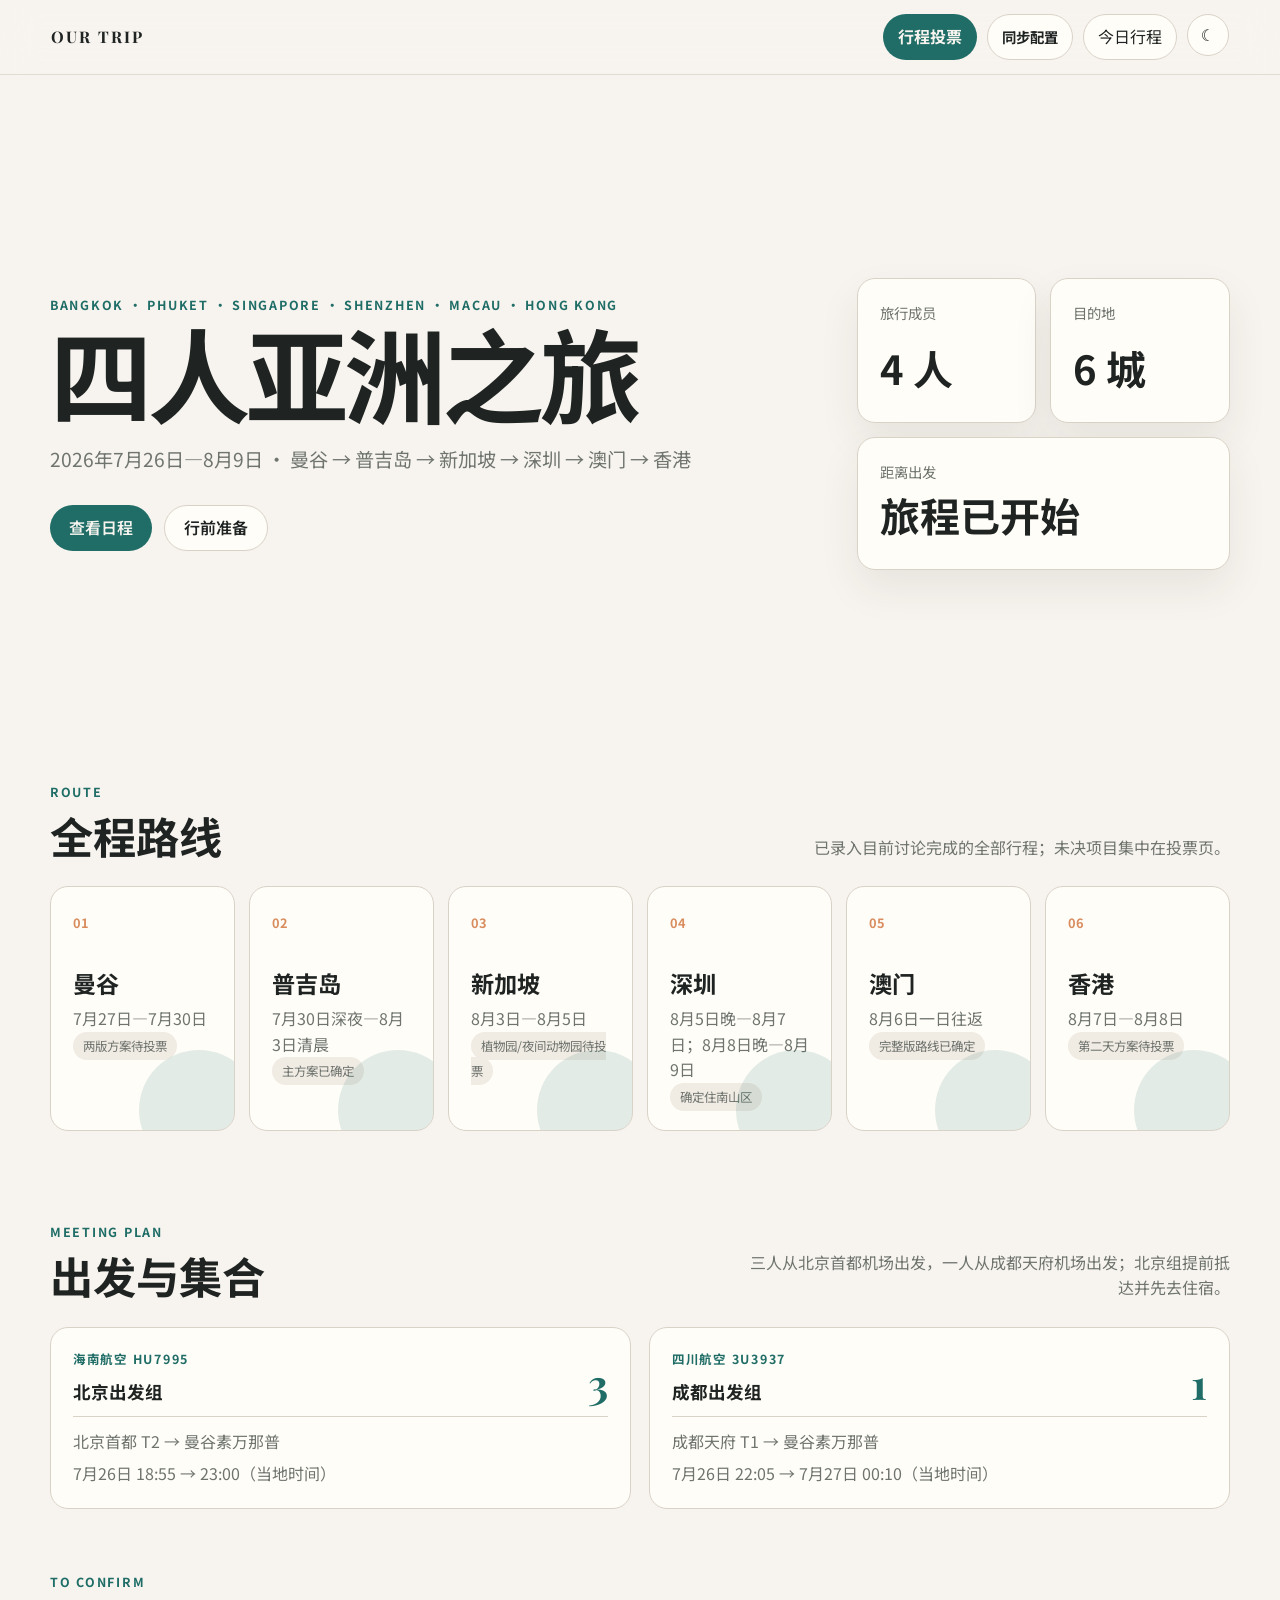
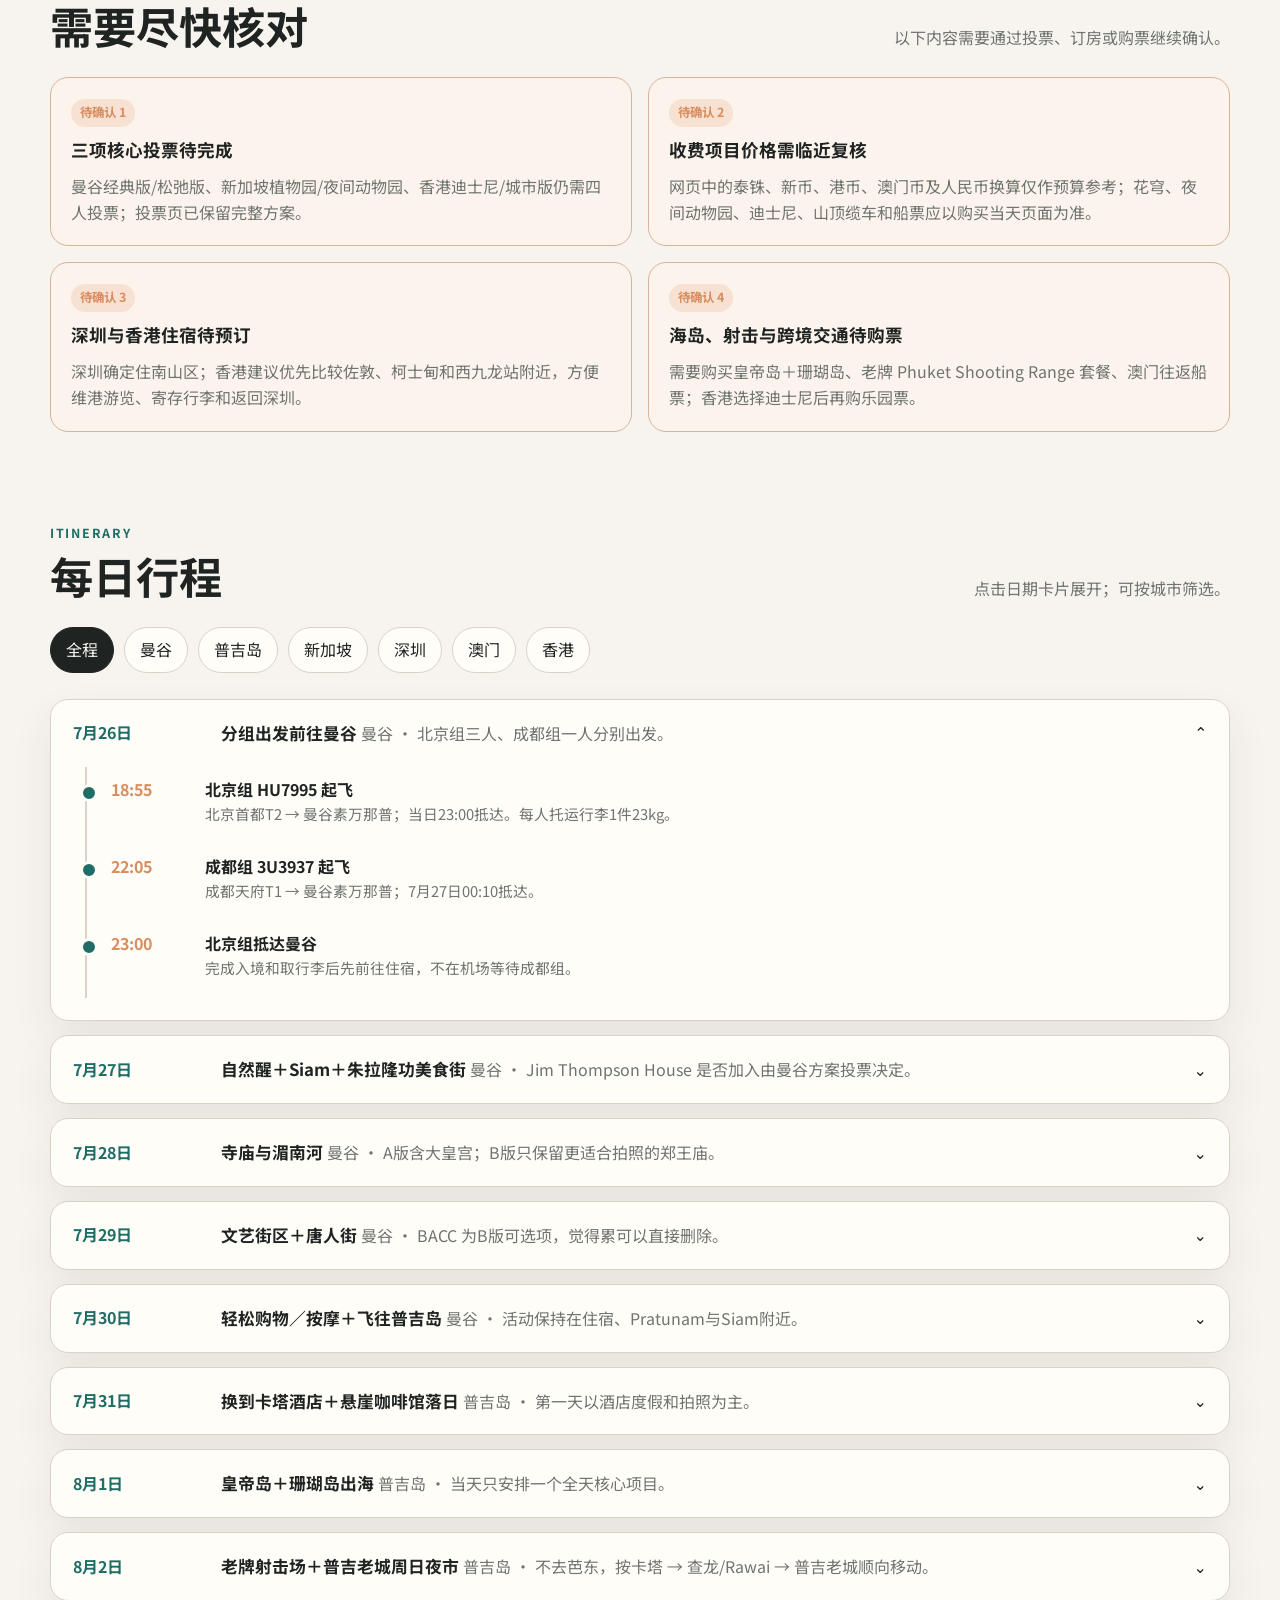
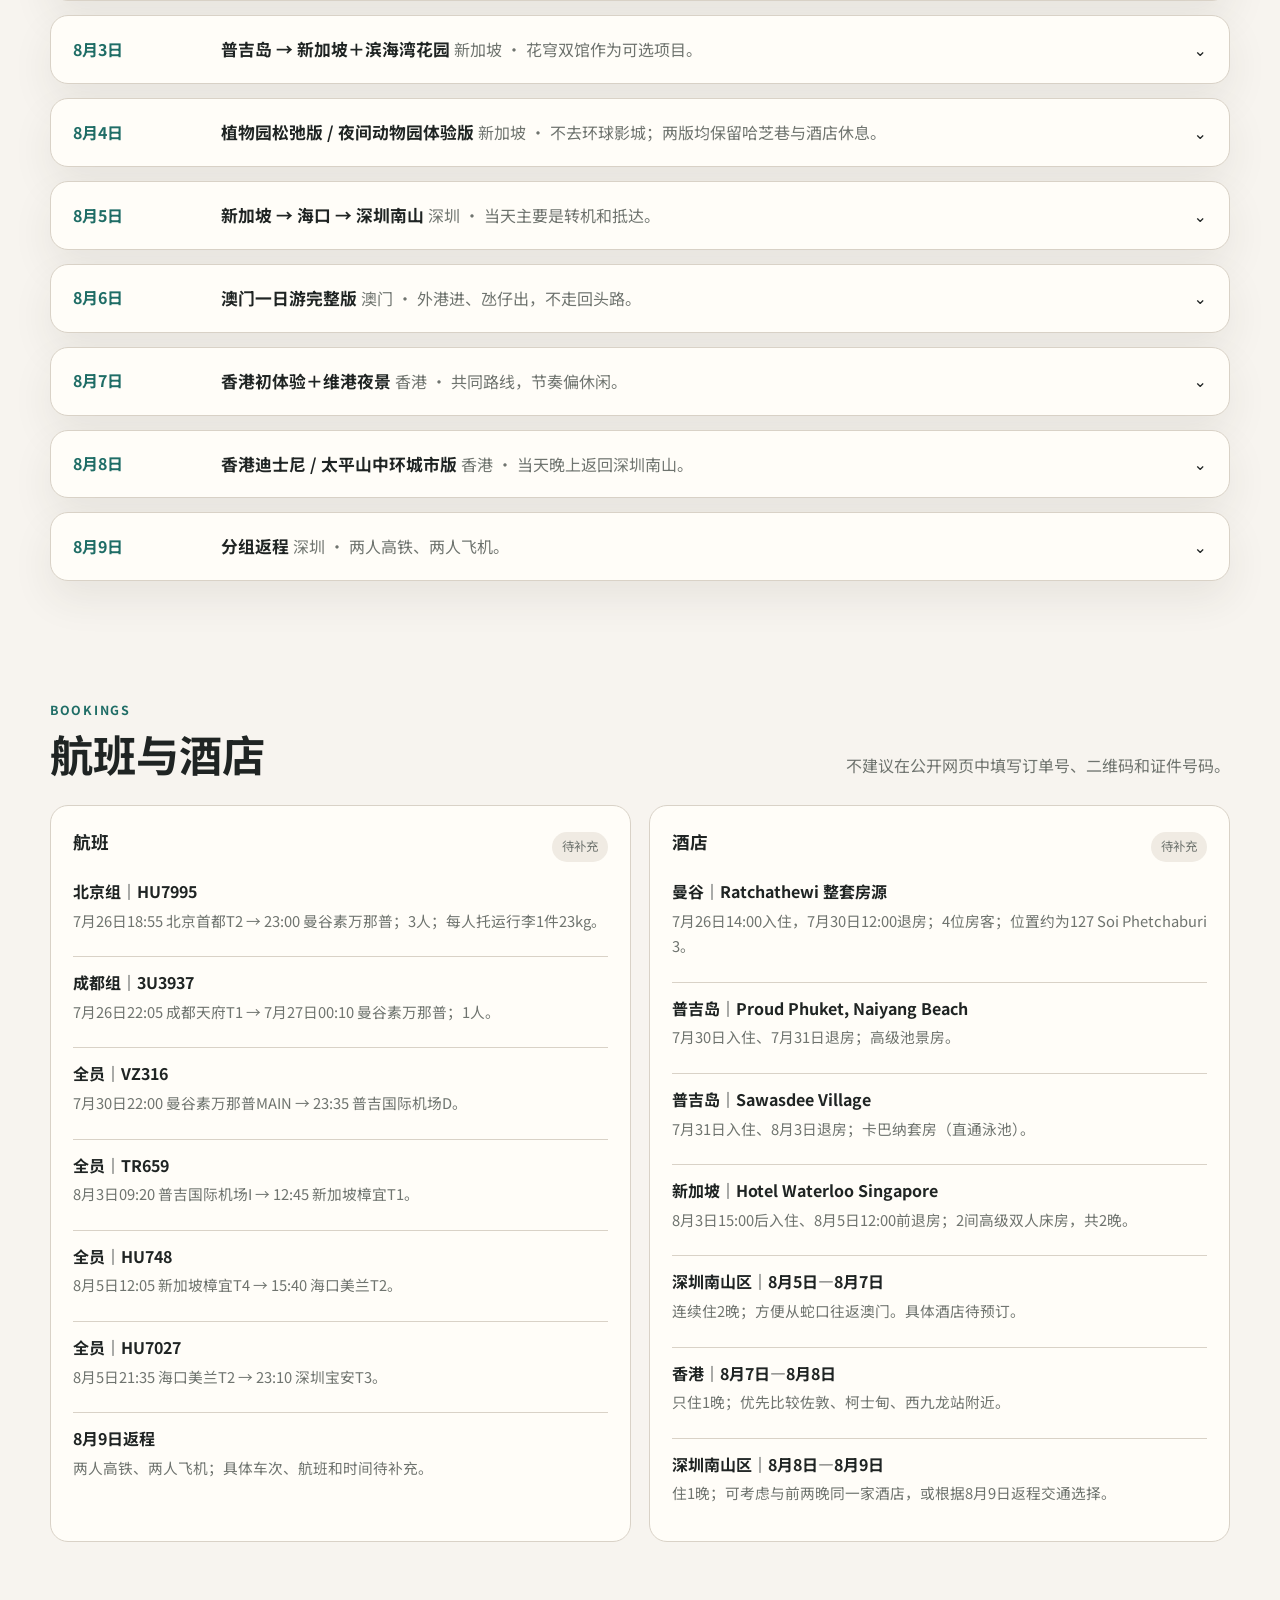
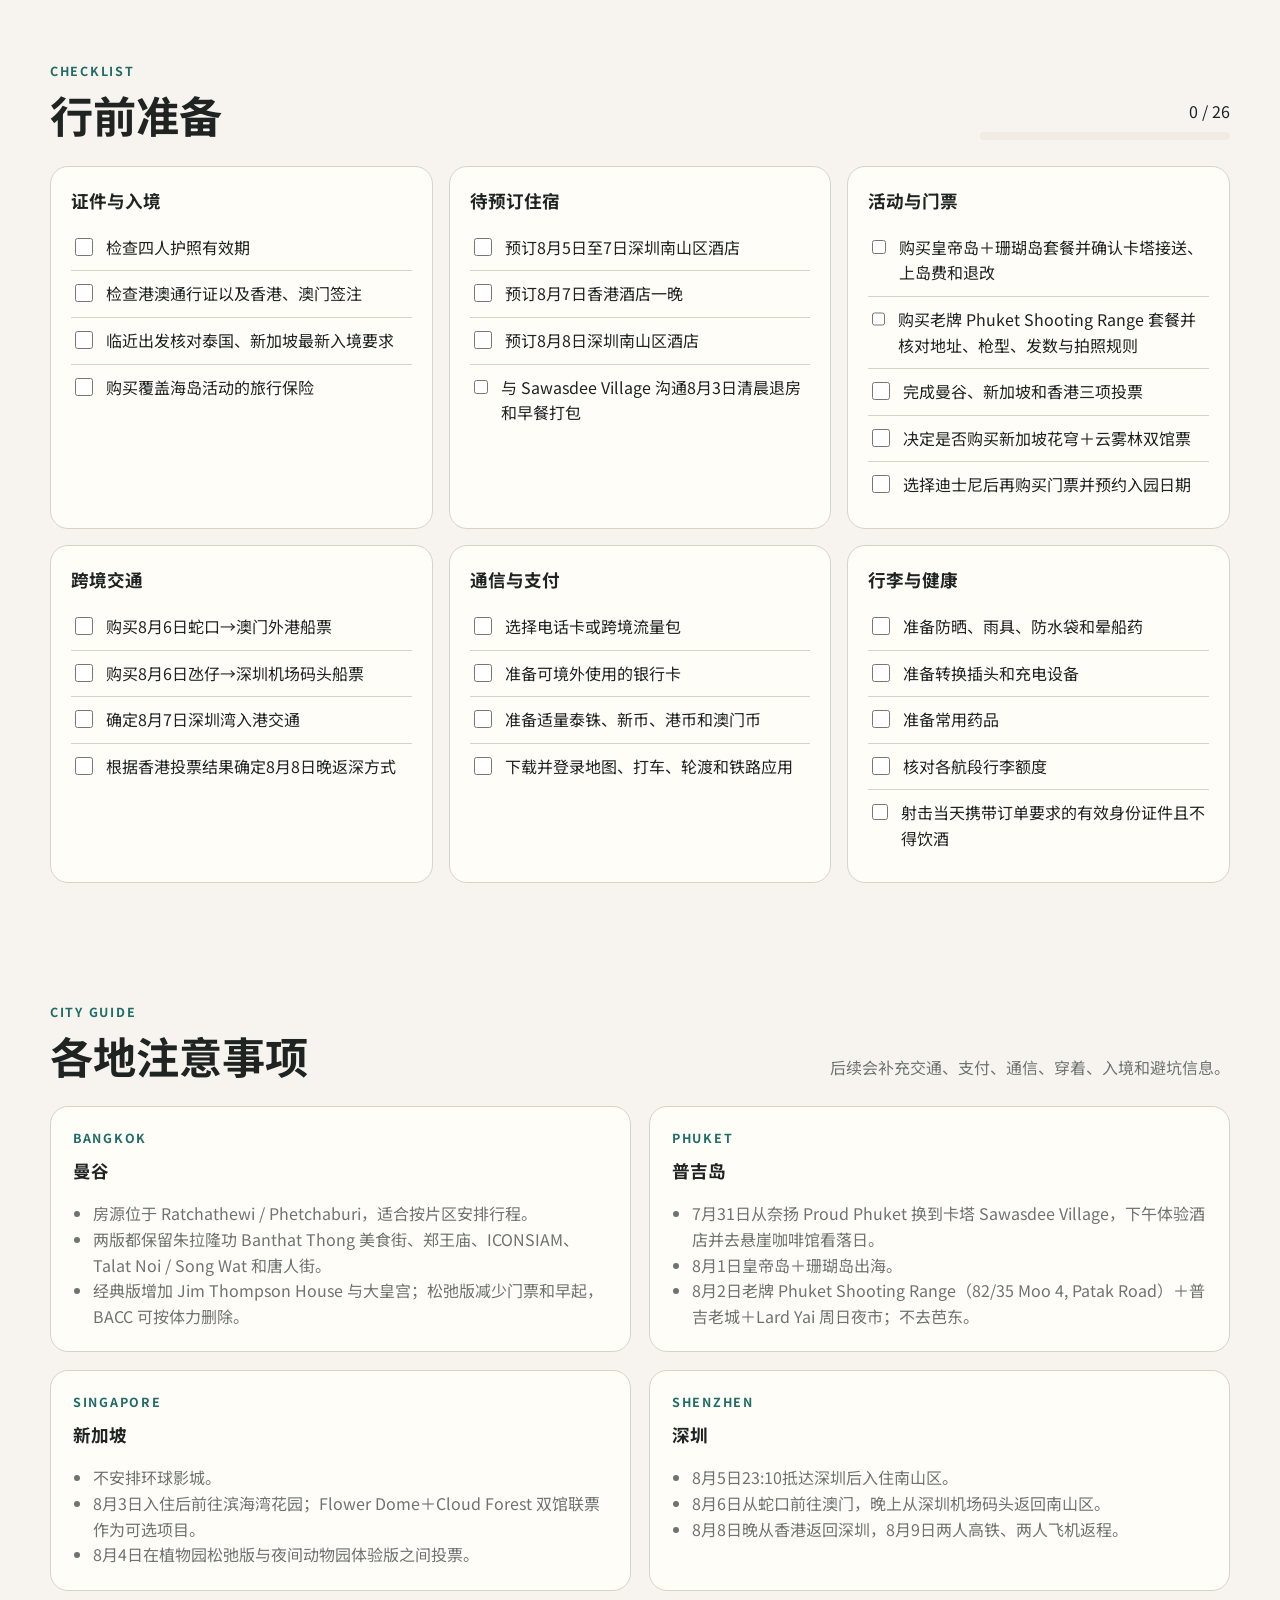
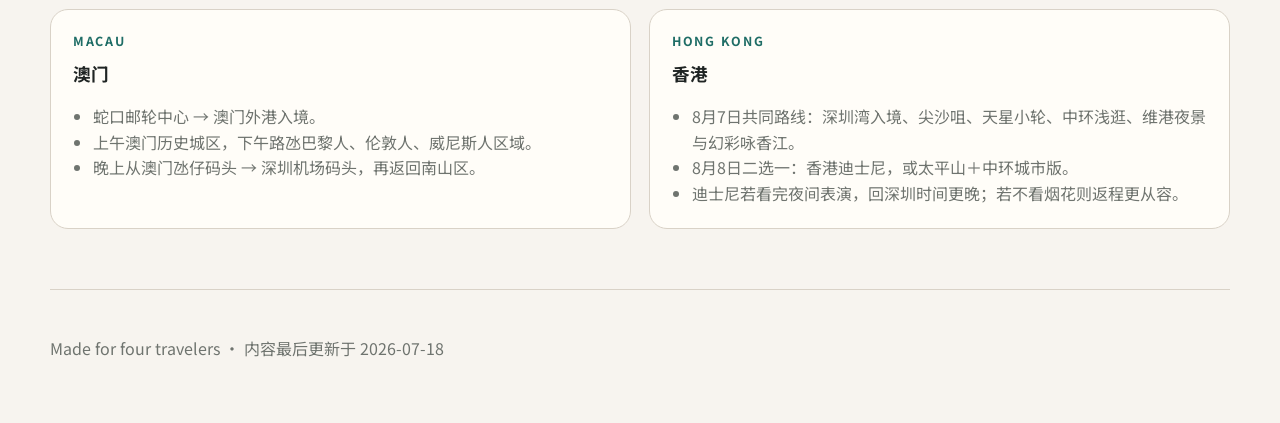
<file: index.html>
<!DOCTYPE html>
<html lang="zh-CN">
<head>
  <meta charset="UTF-8" />
  <meta name="viewport" content="width=device-width, initial-scale=1.0" />
  <meta name="theme-color" content="#f7f4ef" />
  <meta name="description" content="曼谷、普吉岛、新加坡、香港四人旅行攻略" />
  <title>四人亚洲之旅</title>
  <link rel="preconnect" href="https://fonts.googleapis.com">
  <link rel="preconnect" href="https://fonts.gstatic.com" crossorigin>
  <link href="https://fonts.googleapis.com/css2?family=Noto+Sans+SC:wght@400;500;600;700&family=Playfair+Display:wght@600;700&display=swap" rel="stylesheet">
  <link rel="stylesheet" href="style.css" />
</head>
<body>
  <header class="topbar">
    <a class="brand" href="#top">OUR TRIP</a>
    <nav class="top-actions" aria-label="页面操作">
      <a class="vote-entry-btn" href="vote.html?v=20260718-cb1">行程投票</a>
      <a class="setup-entry-btn" href="cloudbase-setup.html">同步配置</a>
      <button id="todayBtn" class="ghost-btn" type="button">今日行程</button>
      <button id="themeToggle" class="icon-btn" type="button" aria-label="切换深色模式">☾</button>
    </nav>
  </header>

  <main id="top">
    <section class="hero">
      <div class="hero-copy">
        <p class="eyebrow">BANGKOK · PHUKET · SINGAPORE · SHENZHEN · MACAU · HONG KONG</p>
        <h1>四人亚洲之旅</h1>
        <p id="tripSubtitle" class="hero-subtitle">一份可以边做攻略、边在旅途中使用的交互式旅行手册。</p>
        <div class="hero-actions">
          <a class="primary-btn" href="#itinerary">查看日程</a>
          <a class="secondary-btn" href="#checklist">行前准备</a>
        </div>
      </div>

      <aside class="hero-panel" aria-label="旅行概览">
        <div class="stat-card">
          <span class="stat-label">旅行成员</span>
          <strong id="memberCount">4 人</strong>
        </div>
        <div class="stat-card">
          <span class="stat-label">目的地</span>
          <strong id="cityCount">4 城</strong>
        </div>
        <div class="stat-card wide">
          <span class="stat-label">距离出发</span>
          <strong id="countdown">日期待补充</strong>
        </div>
      </aside>
    </section>

    <section class="section">
      <div class="section-heading">
        <div>
          <p class="eyebrow">ROUTE</p>
          <h2>全程路线</h2>
        </div>
        <p class="section-note">已录入目前讨论完成的全部行程；未决项目集中在投票页。</p>
      </div>
      <div id="routeTimeline" class="route-timeline"></div>
    </section>

    <section id="travelers" class="section compact-section">
      <div class="section-heading">
        <div>
          <p class="eyebrow">MEETING PLAN</p>
          <h2>出发与集合</h2>
        </div>
        <p class="section-note">三人从北京首都机场出发，一人从成都天府机场出发；北京组提前抵达并先去住宿。</p>
      </div>
      <div id="travelerGroupGrid" class="booking-grid"></div>
    </section>

    <section id="alerts" class="section compact-section">
      <div class="section-heading">
        <div>
          <p class="eyebrow">TO CONFIRM</p>
          <h2>需要尽快核对</h2>
        </div>
        <p class="section-note">以下内容需要通过投票、订房或购票继续确认。</p>
      </div>
      <div id="alertGrid" class="alert-grid"></div>
    </section>

    <section id="itinerary" class="section">
      <div class="section-heading">
        <div>
          <p class="eyebrow">ITINERARY</p>
          <h2>每日行程</h2>
        </div>
        <p class="section-note">点击日期卡片展开；可按城市筛选。</p>
      </div>

      <div id="cityFilters" class="filter-row" role="group" aria-label="按城市筛选"></div>
      <div id="itineraryList" class="itinerary-list"></div>
    </section>

    <section id="bookings" class="section">
      <div class="section-heading">
        <div>
          <p class="eyebrow">BOOKINGS</p>
          <h2>航班与酒店</h2>
        </div>
        <p class="section-note">不建议在公开网页中填写订单号、二维码和证件号码。</p>
      </div>
      <div class="booking-grid">
        <article class="info-card">
          <div class="card-title-row">
            <h3>航班</h3>
            <span class="pill">待补充</span>
          </div>
          <div id="flightList" class="stack-list"></div>
        </article>
        <article class="info-card">
          <div class="card-title-row">
            <h3>酒店</h3>
            <span class="pill">待补充</span>
          </div>
          <div id="hotelList" class="stack-list"></div>
        </article>
      </div>
    </section>

    <section id="checklist" class="section">
      <div class="section-heading">
        <div>
          <p class="eyebrow">CHECKLIST</p>
          <h2>行前准备</h2>
        </div>
        <div class="progress-wrap" aria-label="准备进度">
          <span id="progressText">0 / 0</span>
          <div class="progress-track"><div id="progressBar" class="progress-bar"></div></div>
        </div>
      </div>
      <div id="checklistGrid" class="checklist-grid"></div>
    </section>

    <section id="cityGuide" class="section">
      <div class="section-heading">
        <div>
          <p class="eyebrow">CITY GUIDE</p>
          <h2>各地注意事项</h2>
        </div>
        <p class="section-note">后续会补充交通、支付、通信、穿着、入境和避坑信息。</p>
      </div>
      <div id="cityGuideGrid" class="guide-grid"></div>
    </section>
  </main>

  <footer>
    <p>Made for four travelers · 内容最后更新于 <span id="lastUpdated"></span></p>
  </footer>

  <script src="trip-data.js"></script>
  <script src="script.js"></script>
</body>
</html>
</file>
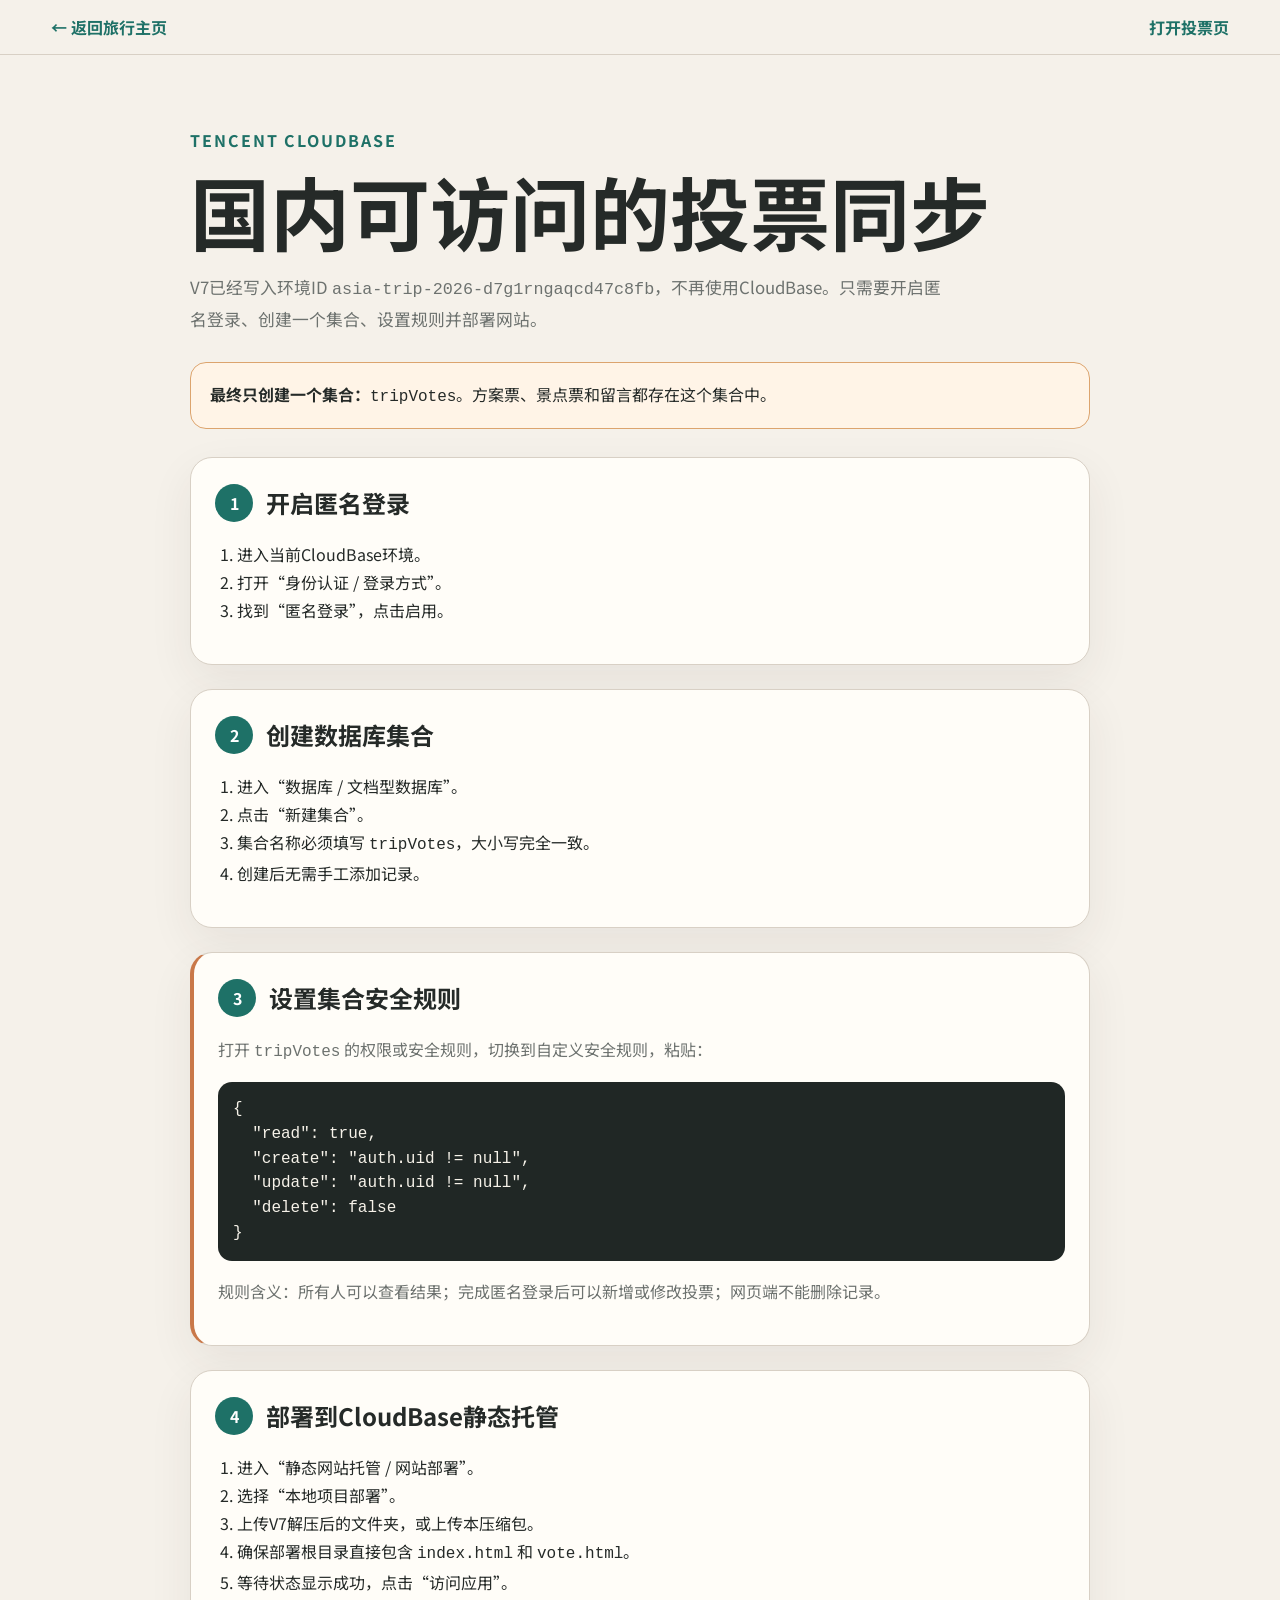
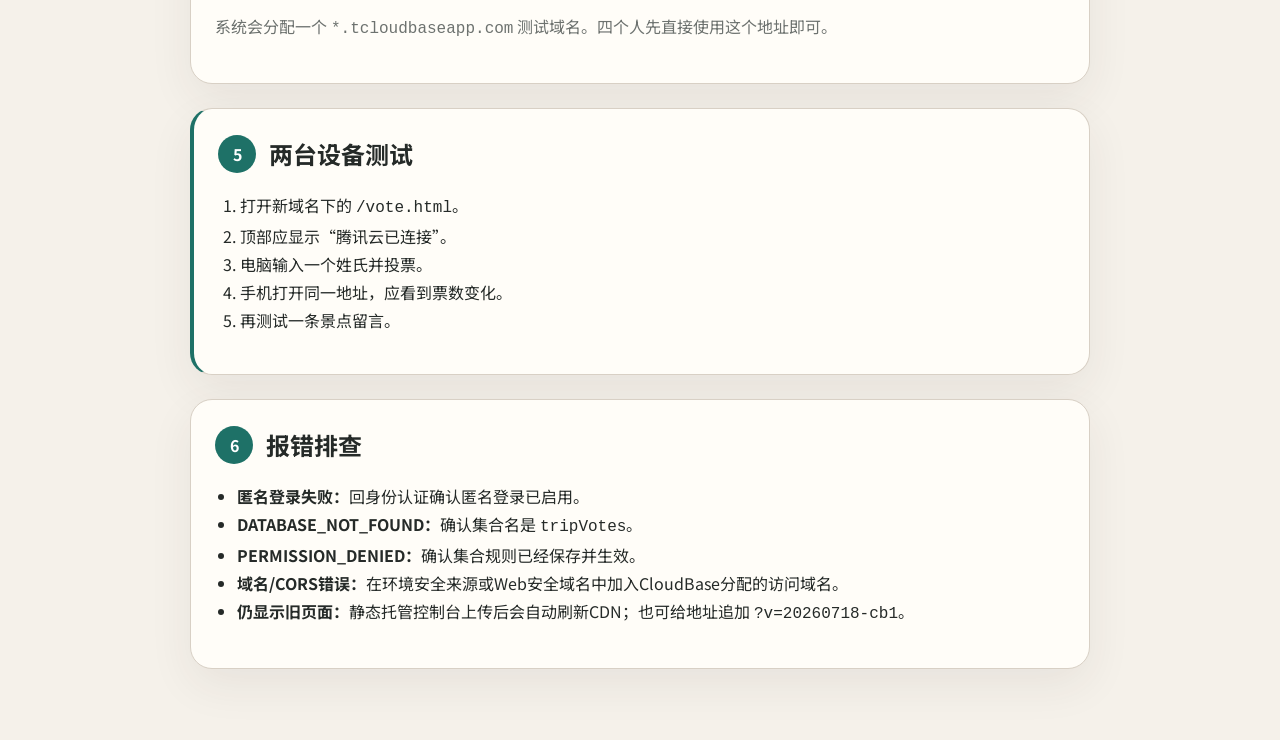
<file: cloudbase-setup.html>
<!DOCTYPE html>
<html lang="zh-CN">
<head>
  <meta charset="UTF-8">
  <meta name="viewport" content="width=device-width, initial-scale=1">
  <title>CloudBase同步配置｜四人亚洲之旅</title>
  <link rel="preconnect" href="https://fonts.googleapis.com">
  <link rel="preconnect" href="https://fonts.gstatic.com" crossorigin>
  <link href="https://fonts.googleapis.com/css2?family=Noto+Sans+SC:wght@400;500;600;700&family=Playfair+Display:wght@600;700&display=swap" rel="stylesheet">
  <style>
    :root{--bg:#f5f1ea;--surface:#fffdf8;--text:#252a28;--muted:#6d726f;--line:#d8d0c5;--green:#1e7167;--orange:#c97849}
    *{box-sizing:border-box}body{margin:0;background:var(--bg);color:var(--text);font-family:"Noto Sans SC",sans-serif;line-height:1.75}
    header{position:sticky;top:0;z-index:20;display:flex;justify-content:space-between;align-items:center;padding:13px max(16px,4vw);border-bottom:1px solid var(--line);background:rgba(245,241,234,.92);backdrop-filter:blur(16px)}
    a{color:var(--green);font-weight:700;text-decoration:none}main{width:min(900px,calc(100% - 30px));margin:auto;padding:55px 0 80px}
    h1{font-family:"Playfair Display","Noto Sans SC",serif;font-size:clamp(2.4rem,7vw,5rem);line-height:1.04;margin:0 0 20px}
    .intro{max-width:760px;color:var(--muted);font-size:1.05rem}.status{margin:28px 0;padding:17px 19px;border:1px solid #dca46e;border-radius:16px;background:#fff4e7}
    .step{margin-top:24px;padding:24px;border:1px solid var(--line);border-radius:22px;background:var(--surface);box-shadow:0 16px 45px rgba(52,45,38,.07)}
    .number{display:grid;place-items:center;width:38px;height:38px;border-radius:50%;background:var(--green);color:white;font-weight:700}
    .step-head{display:flex;align-items:center;gap:13px}.step h2{margin:0}.step p{color:var(--muted)}ol,ul{padding-left:22px}
    code,pre{font-family:ui-monospace,SFMono-Regular,Consolas,monospace}pre{overflow:auto;padding:15px;border-radius:14px;background:#202725;color:#f6f2e9;line-height:1.55}
    .test{border-left:4px solid var(--green)}.danger{border-left:4px solid var(--orange)}.button{display:inline-flex;margin-top:10px;padding:10px 16px;border-radius:999px;background:var(--green);color:white}
  </style>
</head>
<body>
<header><a href="index.html">← 返回旅行主页</a><a href="vote.html?v=20260718-cb1">打开投票页</a></header>
<main>
  <p style="color:var(--green);font-weight:700;letter-spacing:.12em">TENCENT CLOUDBASE</p>
  <h1>国内可访问的投票同步</h1>
  <p class="intro">V7已经写入环境ID <code>asia-trip-2026-d7g1rngaqcd47c8fb</code>，不再使用CloudBase。只需要开启匿名登录、创建一个集合、设置规则并部署网站。</p>

  <div class="status"><strong>最终只创建一个集合：</strong><code>tripVotes</code>。方案票、景点票和留言都存在这个集合中。</div>

  <section class="step">
    <div class="step-head"><span class="number">1</span><h2>开启匿名登录</h2></div>
    <ol>
      <li>进入当前CloudBase环境。</li>
      <li>打开“身份认证 / 登录方式”。</li>
      <li>找到“匿名登录”，点击启用。</li>
    </ol>
  </section>

  <section class="step">
    <div class="step-head"><span class="number">2</span><h2>创建数据库集合</h2></div>
    <ol>
      <li>进入“数据库 / 文档型数据库”。</li>
      <li>点击“新建集合”。</li>
      <li>集合名称必须填写 <code>tripVotes</code>，大小写完全一致。</li>
      <li>创建后无需手工添加记录。</li>
    </ol>
  </section>

  <section class="step danger">
    <div class="step-head"><span class="number">3</span><h2>设置集合安全规则</h2></div>
    <p>打开 <code>tripVotes</code> 的权限或安全规则，切换到自定义安全规则，粘贴：</p>
    <pre>{
  "read": true,
  "create": "auth.uid != null",
  "update": "auth.uid != null",
  "delete": false
}</pre>
    <p>规则含义：所有人可以查看结果；完成匿名登录后可以新增或修改投票；网页端不能删除记录。</p>
  </section>

  <section class="step">
    <div class="step-head"><span class="number">4</span><h2>部署到CloudBase静态托管</h2></div>
    <ol>
      <li>进入“静态网站托管 / 网站部署”。</li>
      <li>选择“本地项目部署”。</li>
      <li>上传V7解压后的文件夹，或上传本压缩包。</li>
      <li>确保部署根目录直接包含 <code>index.html</code> 和 <code>vote.html</code>。</li>
      <li>等待状态显示成功，点击“访问应用”。</li>
    </ol>
    <p>系统会分配一个 <code>*.tcloudbaseapp.com</code> 测试域名。四个人先直接使用这个地址即可。</p>
  </section>

  <section class="step test">
    <div class="step-head"><span class="number">5</span><h2>两台设备测试</h2></div>
    <ol>
      <li>打开新域名下的 <code>/vote.html</code>。</li>
      <li>顶部应显示“腾讯云已连接”。</li>
      <li>电脑输入一个姓氏并投票。</li>
      <li>手机打开同一地址，应看到票数变化。</li>
      <li>再测试一条景点留言。</li>
    </ol>
  </section>

  <section class="step">
    <div class="step-head"><span class="number">6</span><h2>报错排查</h2></div>
    <ul>
      <li><strong>匿名登录失败：</strong>回身份认证确认匿名登录已启用。</li>
      <li><strong>DATABASE_NOT_FOUND：</strong>确认集合名是 <code>tripVotes</code>。</li>
      <li><strong>PERMISSION_DENIED：</strong>确认集合规则已经保存并生效。</li>
      <li><strong>域名/CORS错误：</strong>在环境安全来源或Web安全域名中加入CloudBase分配的访问域名。</li>
      <li><strong>仍显示旧页面：</strong>静态托管控制台上传后会自动刷新CDN；也可给地址追加 <code>?v=20260718-cb1</code>。</li>
    </ul>
  </section>
</main>
</body>
</html>
</file>
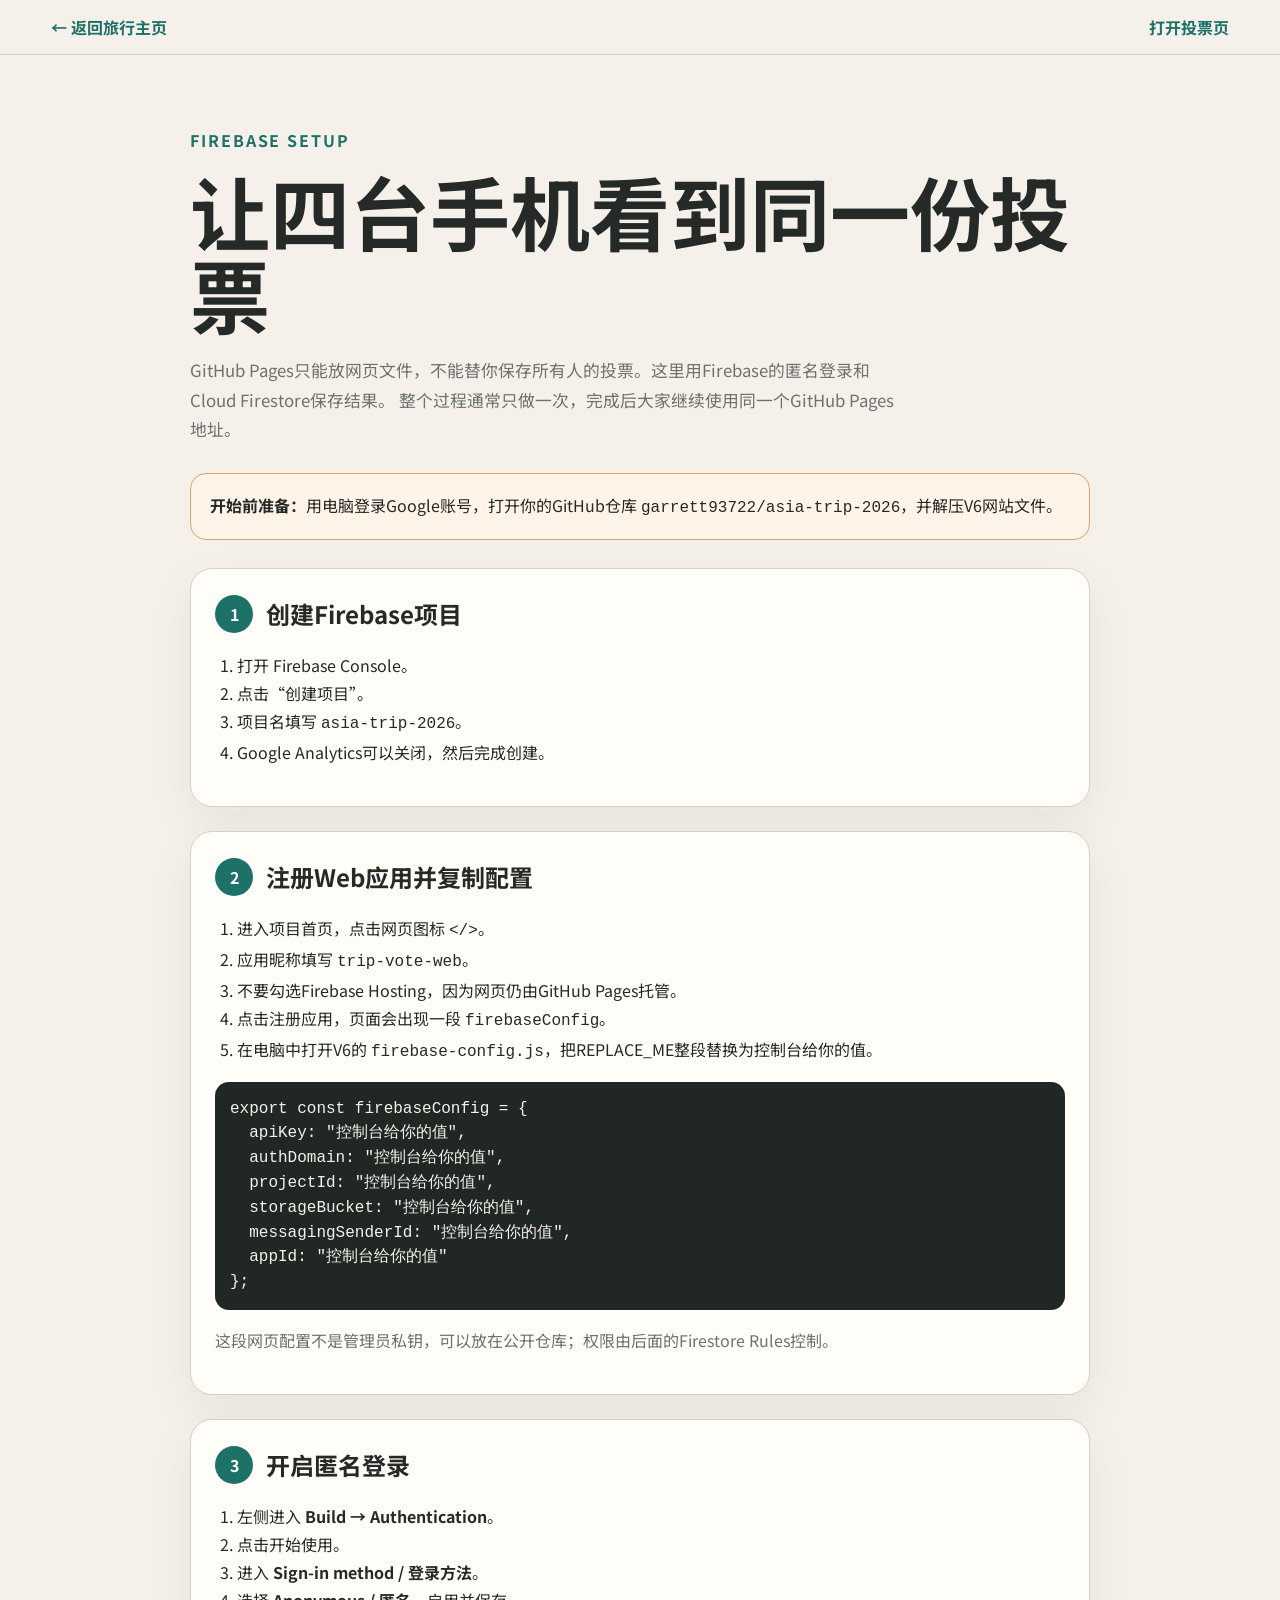
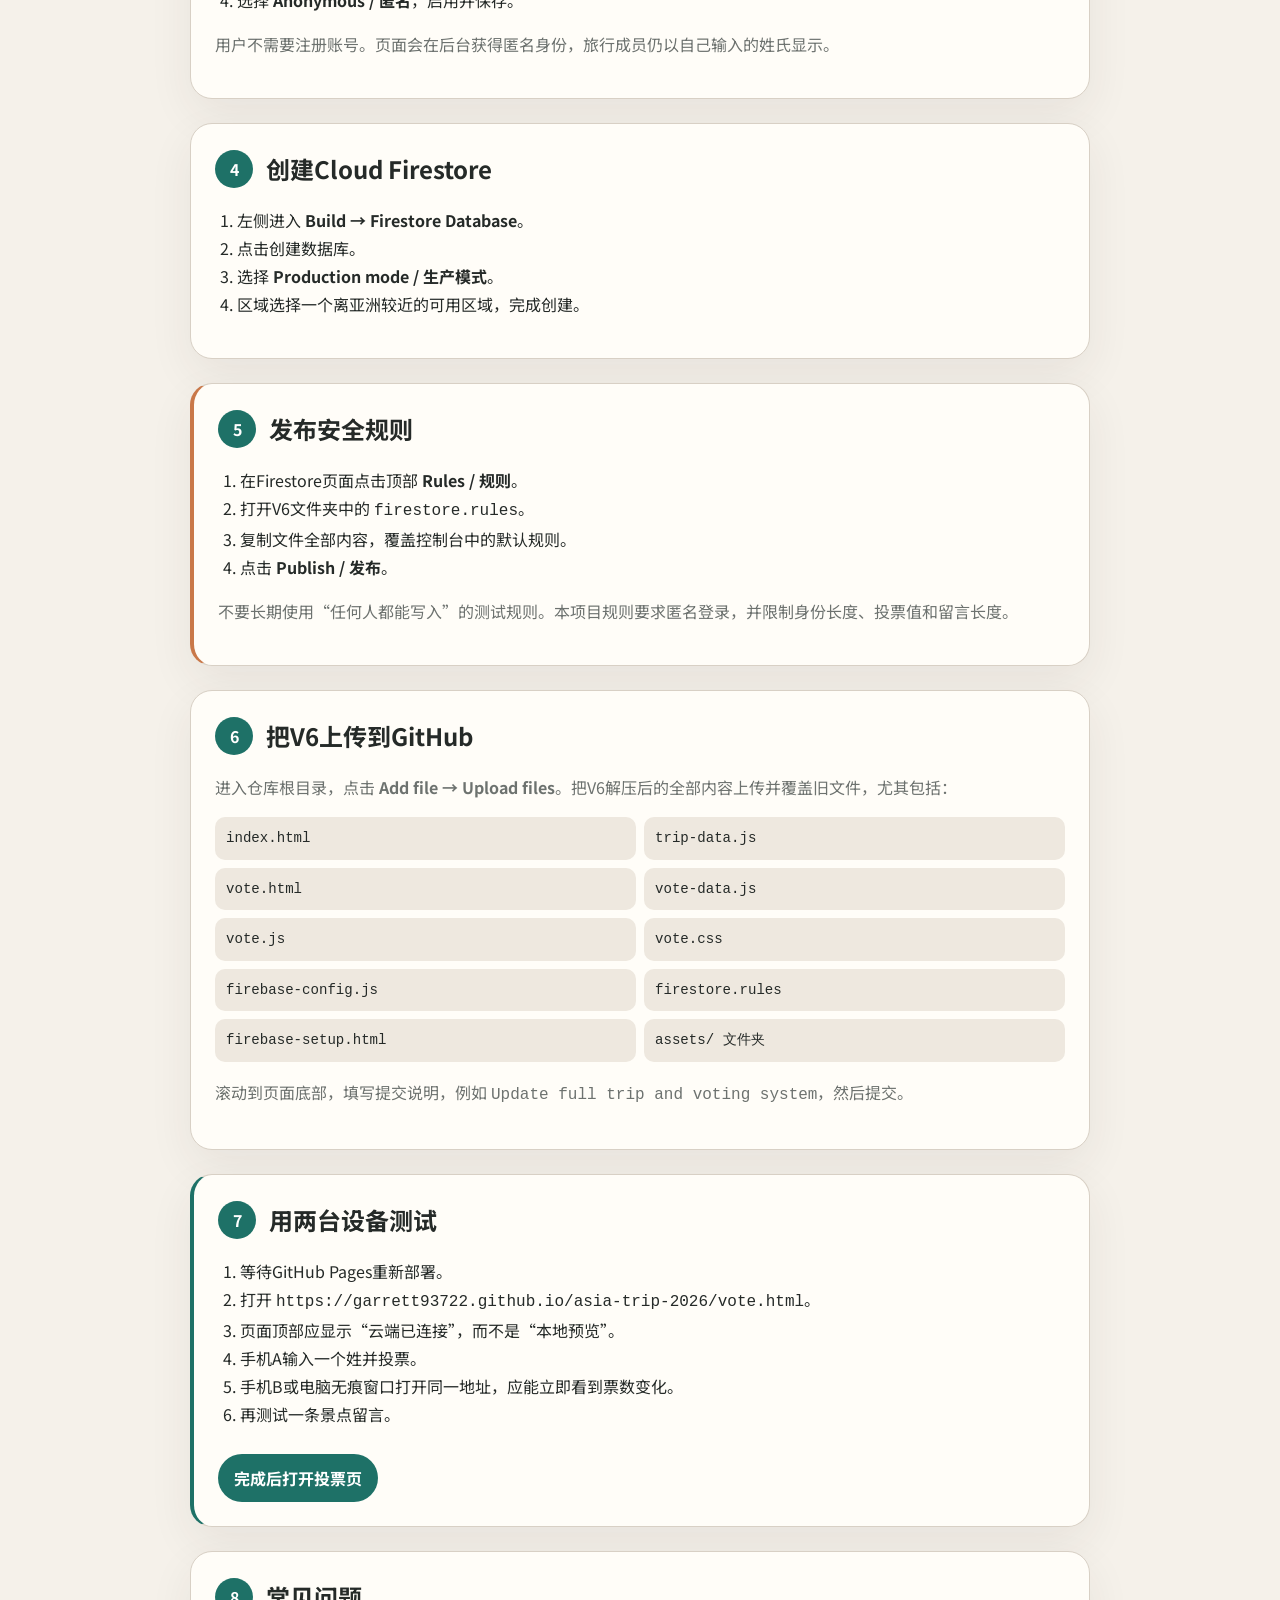
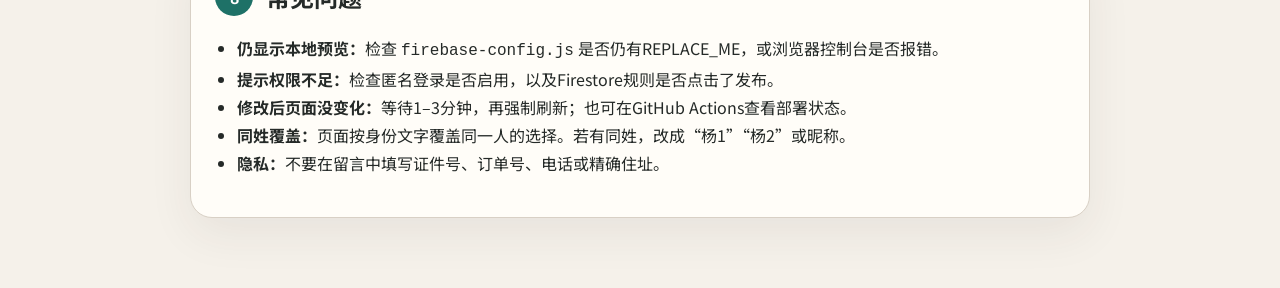
<file: firebase-setup.html>
<!DOCTYPE html>
<html lang="zh-CN">
<head>
  <meta charset="UTF-8">
  <meta name="viewport" content="width=device-width, initial-scale=1">
  <title>投票系统配置教程｜四人亚洲之旅</title>
  <link rel="preconnect" href="https://fonts.googleapis.com">
  <link rel="preconnect" href="https://fonts.gstatic.com" crossorigin>
  <link href="https://fonts.googleapis.com/css2?family=Noto+Sans+SC:wght@400;500;600;700&family=Playfair+Display:wght@600;700&display=swap" rel="stylesheet">
  <style>
    :root{--bg:#f5f1ea;--surface:#fffdf8;--text:#252a28;--muted:#6d726f;--line:#d8d0c5;--green:#1e7167;--orange:#c97849}
    *{box-sizing:border-box}body{margin:0;background:var(--bg);color:var(--text);font-family:"Noto Sans SC",sans-serif;line-height:1.75}
    header{position:sticky;top:0;z-index:20;display:flex;justify-content:space-between;align-items:center;padding:13px max(16px,4vw);border-bottom:1px solid var(--line);background:rgba(245,241,234,.92);backdrop-filter:blur(16px)}
    a{color:var(--green);font-weight:700;text-decoration:none}
    main{width:min(900px,calc(100% - 30px));margin:auto;padding:55px 0 80px}
    h1{font-family:"Playfair Display","Noto Sans SC",serif;font-size:clamp(2.4rem,7vw,5rem);line-height:1.04;margin:0 0 20px}
    .intro{max-width:720px;color:var(--muted);font-size:1.05rem}
    .status{margin:28px 0;padding:17px 19px;border:1px solid #dca46e;border-radius:16px;background:#fff4e7}
    .step{margin-top:24px;padding:24px;border:1px solid var(--line);border-radius:22px;background:var(--surface);box-shadow:0 16px 45px rgba(52,45,38,.07)}
    .number{display:grid;place-items:center;width:38px;height:38px;border-radius:50%;background:var(--green);color:white;font-weight:700}
    .step-head{display:flex;align-items:center;gap:13px}.step h2{margin:0}.step p{color:var(--muted)}
    ol,ul{padding-left:22px}code,pre{font-family:ui-monospace,SFMono-Regular,Consolas,monospace}
    pre{overflow:auto;padding:15px;border-radius:14px;background:#202725;color:#f6f2e9;line-height:1.55}
    .file-list{display:grid;grid-template-columns:repeat(2,minmax(0,1fr));gap:8px}
    .file-list span{padding:9px 11px;border-radius:10px;background:#eee8df;font-family:monospace;font-size:.88rem}
    .test{border-left:4px solid var(--green)}
    .danger{border-left:4px solid var(--orange)}
    .button{display:inline-flex;margin-top:10px;padding:10px 16px;border-radius:999px;background:var(--green);color:white}
    @media(max-width:600px){.step{padding:18px}.file-list{grid-template-columns:1fr}}
  </style>
</head>
<body>
<header>
  <a href="index.html">← 返回旅行主页</a>
  <a href="vote.html">打开投票页</a>
</header>
<main>
  <p style="color:var(--green);font-weight:700;letter-spacing:.12em">FIREBASE SETUP</p>
  <h1>让四台手机看到同一份投票</h1>
  <p class="intro">
    GitHub Pages只能放网页文件，不能替你保存所有人的投票。这里用Firebase的匿名登录和Cloud Firestore保存结果。
    整个过程通常只做一次，完成后大家继续使用同一个GitHub Pages地址。
  </p>

  <div class="status">
    <strong>开始前准备：</strong>用电脑登录Google账号，打开你的GitHub仓库
    <code>garrett93722/asia-trip-2026</code>，并解压V6网站文件。
  </div>

  <section class="step">
    <div class="step-head"><span class="number">1</span><h2>创建Firebase项目</h2></div>
    <ol>
      <li>打开 Firebase Console。</li>
      <li>点击“创建项目”。</li>
      <li>项目名填写 <code>asia-trip-2026</code>。</li>
      <li>Google Analytics可以关闭，然后完成创建。</li>
    </ol>
  </section>

  <section class="step">
    <div class="step-head"><span class="number">2</span><h2>注册Web应用并复制配置</h2></div>
    <ol>
      <li>进入项目首页，点击网页图标 <code>&lt;/&gt;</code>。</li>
      <li>应用昵称填写 <code>trip-vote-web</code>。</li>
      <li>不要勾选Firebase Hosting，因为网页仍由GitHub Pages托管。</li>
      <li>点击注册应用，页面会出现一段 <code>firebaseConfig</code>。</li>
      <li>在电脑中打开V6的 <code>firebase-config.js</code>，把REPLACE_ME整段替换为控制台给你的值。</li>
    </ol>
    <pre>export const firebaseConfig = {
  apiKey: "控制台给你的值",
  authDomain: "控制台给你的值",
  projectId: "控制台给你的值",
  storageBucket: "控制台给你的值",
  messagingSenderId: "控制台给你的值",
  appId: "控制台给你的值"
};</pre>
    <p>这段网页配置不是管理员私钥，可以放在公开仓库；权限由后面的Firestore Rules控制。</p>
  </section>

  <section class="step">
    <div class="step-head"><span class="number">3</span><h2>开启匿名登录</h2></div>
    <ol>
      <li>左侧进入 <strong>Build → Authentication</strong>。</li>
      <li>点击开始使用。</li>
      <li>进入 <strong>Sign-in method / 登录方法</strong>。</li>
      <li>选择 <strong>Anonymous / 匿名</strong>，启用并保存。</li>
    </ol>
    <p>用户不需要注册账号。页面会在后台获得匿名身份，旅行成员仍以自己输入的姓氏显示。</p>
  </section>

  <section class="step">
    <div class="step-head"><span class="number">4</span><h2>创建Cloud Firestore</h2></div>
    <ol>
      <li>左侧进入 <strong>Build → Firestore Database</strong>。</li>
      <li>点击创建数据库。</li>
      <li>选择 <strong>Production mode / 生产模式</strong>。</li>
      <li>区域选择一个离亚洲较近的可用区域，完成创建。</li>
    </ol>
  </section>

  <section class="step danger">
    <div class="step-head"><span class="number">5</span><h2>发布安全规则</h2></div>
    <ol>
      <li>在Firestore页面点击顶部 <strong>Rules / 规则</strong>。</li>
      <li>打开V6文件夹中的 <code>firestore.rules</code>。</li>
      <li>复制文件全部内容，覆盖控制台中的默认规则。</li>
      <li>点击 <strong>Publish / 发布</strong>。</li>
    </ol>
    <p>不要长期使用“任何人都能写入”的测试规则。本项目规则要求匿名登录，并限制身份长度、投票值和留言长度。</p>
  </section>

  <section class="step">
    <div class="step-head"><span class="number">6</span><h2>把V6上传到GitHub</h2></div>
    <p>进入仓库根目录，点击 <strong>Add file → Upload files</strong>。把V6解压后的全部内容上传并覆盖旧文件，尤其包括：</p>
    <div class="file-list">
      <span>index.html</span><span>trip-data.js</span>
      <span>vote.html</span><span>vote-data.js</span>
      <span>vote.js</span><span>vote.css</span>
      <span>firebase-config.js</span><span>firestore.rules</span>
      <span>firebase-setup.html</span><span>assets/ 文件夹</span>
    </div>
    <p>滚动到页面底部，填写提交说明，例如 <code>Update full trip and voting system</code>，然后提交。</p>
  </section>

  <section class="step test">
    <div class="step-head"><span class="number">7</span><h2>用两台设备测试</h2></div>
    <ol>
      <li>等待GitHub Pages重新部署。</li>
      <li>打开 <code>https://garrett93722.github.io/asia-trip-2026/vote.html</code>。</li>
      <li>页面顶部应显示“云端已连接”，而不是“本地预览”。</li>
      <li>手机A输入一个姓并投票。</li>
      <li>手机B或电脑无痕窗口打开同一地址，应能立即看到票数变化。</li>
      <li>再测试一条景点留言。</li>
    </ol>
    <a class="button" href="vote.html">完成后打开投票页</a>
  </section>

  <section class="step">
    <div class="step-head"><span class="number">8</span><h2>常见问题</h2></div>
    <ul>
      <li><strong>仍显示本地预览：</strong>检查 <code>firebase-config.js</code> 是否仍有REPLACE_ME，或浏览器控制台是否报错。</li>
      <li><strong>提示权限不足：</strong>检查匿名登录是否启用，以及Firestore规则是否点击了发布。</li>
      <li><strong>修改后页面没变化：</strong>等待1–3分钟，再强制刷新；也可在GitHub Actions查看部署状态。</li>
      <li><strong>同姓覆盖：</strong>页面按身份文字覆盖同一人的选择。若有同姓，改成“杨1”“杨2”或昵称。</li>
      <li><strong>隐私：</strong>不要在留言中填写证件号、订单号、电话或精确住址。</li>
    </ul>
  </section>
</main>
</body>
</html>
</file>
<file: style.css>
:root {
  --bg: #f7f4ef;
  --surface: #fffdf8;
  --surface-2: #f0ebe3;
  --text: #1f2423;
  --muted: #6f746f;
  --line: #d9d2c7;
  --accent: #1f6d66;
  --accent-2: #d98d5f;
  --shadow: 0 18px 40px rgba(50, 45, 38, 0.08);
  --radius-lg: 28px;
  --radius-md: 18px;
  --radius-sm: 12px;
}

body.dark {
  --bg: #161a19;
  --surface: #1d2321;
  --surface-2: #252c29;
  --text: #edf1ee;
  --muted: #abb4af;
  --line: #37403c;
  --accent: #73c9bd;
  --accent-2: #f2a36f;
  --shadow: 0 18px 40px rgba(0, 0, 0, 0.22);
}

* { box-sizing: border-box; }

html { scroll-behavior: smooth; }

body {
  margin: 0;
  background: var(--bg);
  color: var(--text);
  font-family: "Noto Sans SC", system-ui, -apple-system, BlinkMacSystemFont, "Segoe UI", sans-serif;
  line-height: 1.6;
  transition: background .2s ease, color .2s ease;
}

button, a { -webkit-tap-highlight-color: transparent; }

a { color: inherit; text-decoration: none; }

.topbar {
  position: sticky;
  top: 0;
  z-index: 100;
  display: flex;
  align-items: center;
  justify-content: space-between;
  padding: 14px clamp(18px, 4vw, 60px);
  background: color-mix(in srgb, var(--bg) 88%, transparent);
  backdrop-filter: blur(18px);
  border-bottom: 1px solid color-mix(in srgb, var(--line) 70%, transparent);
}

.brand {
  font-family: "Playfair Display", serif;
  font-weight: 700;
  letter-spacing: .12em;
}

.top-actions { display: flex; gap: 10px; }

button, .primary-btn, .secondary-btn {
  border: 0;
  font: inherit;
  cursor: pointer;
}

.ghost-btn, .icon-btn, .secondary-btn {
  background: var(--surface);
  color: var(--text);
  border: 1px solid var(--line);
}

.ghost-btn {
  border-radius: 999px;
  padding: 9px 14px;
}

.icon-btn {
  width: 42px;
  height: 42px;
  border-radius: 50%;
}

main { width: min(1180px, calc(100% - 32px)); margin: 0 auto; }

.hero {
  min-height: 72vh;
  display: grid;
  grid-template-columns: minmax(0, 1.35fr) minmax(280px, .65fr);
  gap: 32px;
  align-items: center;
  padding: clamp(64px, 10vw, 120px) 0 70px;
}

.eyebrow {
  margin: 0 0 8px;
  color: var(--accent);
  font-weight: 700;
  font-size: .78rem;
  letter-spacing: .14em;
}

h1, h2, h3 { margin-top: 0; }

h1 {
  max-width: 760px;
  margin-bottom: 18px;
  font-family: "Playfair Display", "Noto Sans SC", serif;
  font-size: clamp(3rem, 8vw, 6.6rem);
  line-height: .98;
  letter-spacing: -.04em;
}

h2 {
  margin-bottom: 0;
  font-size: clamp(1.75rem, 4vw, 2.7rem);
  line-height: 1.15;
}

h3 { margin-bottom: 10px; font-size: 1.1rem; }

.hero-subtitle {
  max-width: 650px;
  color: var(--muted);
  font-size: clamp(1rem, 2vw, 1.2rem);
}

.hero-actions { display: flex; gap: 12px; margin-top: 30px; flex-wrap: wrap; }

.primary-btn, .secondary-btn {
  display: inline-flex;
  align-items: center;
  justify-content: center;
  min-height: 46px;
  border-radius: 999px;
  padding: 0 19px;
  font-weight: 600;
}

.primary-btn { background: var(--accent); color: var(--bg); }

.hero-panel {
  display: grid;
  grid-template-columns: 1fr 1fr;
  gap: 14px;
}

.stat-card {
  min-height: 145px;
  display: flex;
  flex-direction: column;
  justify-content: space-between;
  padding: 22px;
  border: 1px solid var(--line);
  border-radius: var(--radius-md);
  background: var(--surface);
  box-shadow: var(--shadow);
}

.stat-card.wide { grid-column: 1 / -1; min-height: 125px; }

.stat-label { color: var(--muted); font-size: .9rem; }

.stat-card strong { font-size: clamp(1.6rem, 4vw, 2.5rem); }

.section { padding: 60px 0; scroll-margin-top: 80px; }

.section-heading {
  display: flex;
  align-items: end;
  justify-content: space-between;
  gap: 20px;
  margin-bottom: 26px;
}

.section-note { max-width: 480px; margin: 0; color: var(--muted); text-align: right; }

.route-timeline {
  display: grid;
  grid-template-columns: repeat(auto-fit, minmax(180px, 1fr));
  gap: 14px;
}

.route-card {
  position: relative;
  overflow: hidden;
  min-height: 190px;
  padding: 22px;
  border-radius: var(--radius-md);
  background: var(--surface);
  border: 1px solid var(--line);
}

.route-card::after {
  content: "";
  position: absolute;
  right: -25px;
  bottom: -40px;
  width: 120px;
  height: 120px;
  border-radius: 50%;
  background: color-mix(in srgb, var(--accent) 12%, transparent);
}

.route-index { color: var(--accent-2); font-weight: 700; font-size: .8rem; }
.route-city { margin: 30px 0 4px; font-size: 1.45rem; }
.route-dates { color: var(--muted); }

.filter-row {
  display: flex;
  gap: 10px;
  overflow-x: auto;
  padding-bottom: 8px;
  scrollbar-width: none;
}

.filter-row::-webkit-scrollbar { display: none; }

.filter-btn {
  flex: 0 0 auto;
  border-radius: 999px;
  padding: 9px 15px;
  background: var(--surface);
  color: var(--text);
  border: 1px solid var(--line);
}

.filter-btn.active {
  background: var(--text);
  color: var(--bg);
  border-color: var(--text);
}

.itinerary-list { display: grid; gap: 14px; margin-top: 18px; }

.day-card {
  overflow: hidden;
  border: 1px solid var(--line);
  border-radius: var(--radius-md);
  background: var(--surface);
  box-shadow: var(--shadow);
}

.day-summary {
  width: 100%;
  display: grid;
  grid-template-columns: 130px 1fr auto;
  gap: 18px;
  align-items: center;
  padding: 20px 22px;
  background: transparent;
  color: var(--text);
  text-align: left;
}

.day-date { color: var(--accent); font-weight: 700; }
.day-title { font-size: 1.05rem; font-weight: 700; }
.day-city { color: var(--muted); }
.day-chevron { transition: transform .2s ease; }

.day-card.open .day-chevron { transform: rotate(180deg); }

.day-content { display: none; padding: 0 22px 22px; }
.day-card.open .day-content { display: block; }

.event-list {
  border-left: 2px solid var(--line);
  margin-left: 12px;
  padding-left: 24px;
}

.event {
  position: relative;
  display: grid;
  grid-template-columns: 80px minmax(0, 1fr);
  gap: 14px;
  padding: 10px 0 18px;
}

.event::before {
  content: "";
  position: absolute;
  left: -31px;
  top: 17px;
  width: 12px;
  height: 12px;
  border-radius: 50%;
  background: var(--accent);
  border: 3px solid var(--surface);
}

.event-time { color: var(--accent-2); font-weight: 700; }
.event-title { font-weight: 700; }
.event-meta { color: var(--muted); font-size: .92rem; }
.event-actions { display: flex; gap: 8px; flex-wrap: wrap; margin-top: 8px; }

.mini-link {
  display: inline-flex;
  align-items: center;
  min-height: 34px;
  border-radius: 999px;
  padding: 0 11px;
  border: 1px solid var(--line);
  background: var(--surface-2);
  font-size: .86rem;
}

.booking-grid, .guide-grid {
  display: grid;
  grid-template-columns: repeat(2, minmax(0, 1fr));
  gap: 18px;
}

.info-card, .guide-card {
  padding: 22px;
  border-radius: var(--radius-md);
  border: 1px solid var(--line);
  background: var(--surface);
}

.card-title-row {
  display: flex;
  align-items: center;
  justify-content: space-between;
}

.pill {
  border-radius: 999px;
  padding: 5px 10px;
  background: var(--surface-2);
  color: var(--muted);
  font-size: .78rem;
}

.stack-list { display: grid; gap: 10px; }

.stack-item {
  padding: 13px 0;
  border-top: 1px solid var(--line);
}

.stack-item:first-child { border-top: 0; }

.stack-item strong { display: block; margin-bottom: 3px; }

.stack-item span { color: var(--muted); font-size: .92rem; }

.progress-wrap {
  min-width: min(250px, 40vw);
  display: grid;
  gap: 7px;
  justify-items: end;
}

.progress-track {
  width: 100%;
  height: 8px;
  border-radius: 999px;
  overflow: hidden;
  background: var(--surface-2);
}

.progress-bar {
  width: 0;
  height: 100%;
  border-radius: inherit;
  background: var(--accent);
  transition: width .2s ease;
}

.checklist-grid {
  display: grid;
  grid-template-columns: repeat(3, minmax(0, 1fr));
  gap: 16px;
}

.checklist-card {
  padding: 20px;
  border-radius: var(--radius-md);
  border: 1px solid var(--line);
  background: var(--surface);
}

.check-item {
  display: flex;
  align-items: flex-start;
  gap: 10px;
  padding: 10px 0;
  border-top: 1px solid var(--line);
}

.check-item:first-of-type { border-top: 0; }

.check-item input {
  width: 18px;
  height: 18px;
  margin-top: 3px;
  accent-color: var(--accent);
}

.check-item.done span { color: var(--muted); text-decoration: line-through; }

.guide-card ul { margin-bottom: 0; padding-left: 20px; color: var(--muted); }

.empty-state {
  padding: 26px;
  text-align: center;
  border: 1px dashed var(--line);
  border-radius: var(--radius-md);
  color: var(--muted);
}

footer {
  width: min(1180px, calc(100% - 32px));
  margin: 0 auto;
  padding: 30px 0 45px;
  color: var(--muted);
  border-top: 1px solid var(--line);
}

@media (max-width: 860px) {
  .hero { grid-template-columns: 1fr; min-height: auto; padding-top: 75px; }
  .route-timeline { grid-template-columns: repeat(2, minmax(0, 1fr)); }
  .checklist-grid { grid-template-columns: repeat(2, minmax(0, 1fr)); }
  .section-heading { align-items: flex-start; flex-direction: column; }
  .section-note { text-align: left; }
  .progress-wrap { width: 100%; justify-items: start; }
}

@media (max-width: 600px) {
  main { width: min(100% - 24px, 1180px); }
  .topbar { padding: 12px; }
  .ghost-btn { display: none; }
  .hero { padding-bottom: 45px; }
  .hero-panel { grid-template-columns: 1fr 1fr; }
  .route-timeline, .booking-grid, .guide-grid, .checklist-grid { grid-template-columns: 1fr; }
  .day-summary { grid-template-columns: 92px 1fr auto; padding: 17px 16px; gap: 10px; }
  .day-content { padding: 0 16px 18px; }
  .event { grid-template-columns: 58px minmax(0, 1fr); }
  .event-list { margin-left: 7px; padding-left: 18px; }
  .event::before { left: -25px; }
  .stat-card { min-height: 118px; padding: 17px; }
  .section { padding: 44px 0; }
}

@media print {
  .topbar, .hero-actions, .filter-row, .event-actions, .icon-btn { display: none !important; }
  body { background: #fff; color: #000; }
  .section { break-inside: avoid; }
  .day-content { display: block !important; }
  .day-card { box-shadow: none; }
}


.compact-section { padding-top: 32px; padding-bottom: 32px; }

.alert-grid {
  display: grid;
  grid-template-columns: repeat(2, minmax(0, 1fr));
  gap: 16px;
}

.alert-card {
  padding: 20px;
  border-radius: var(--radius-md);
  border: 1px solid color-mix(in srgb, var(--accent-2) 45%, var(--line));
  background: color-mix(in srgb, var(--accent-2) 8%, var(--surface));
}

.alert-card .alert-label {
  display: inline-flex;
  margin-bottom: 9px;
  padding: 4px 9px;
  border-radius: 999px;
  background: color-mix(in srgb, var(--accent-2) 18%, transparent);
  color: var(--accent-2);
  font-size: .78rem;
  font-weight: 700;
}

.alert-card p { margin: 0; color: var(--muted); }

.group-card {
  position: relative;
  overflow: hidden;
}

.group-card .group-count {
  font-family: "Playfair Display", serif;
  font-size: 2.6rem;
  line-height: 1;
  color: var(--accent);
}

.group-route {
  display: grid;
  gap: 6px;
  padding-top: 12px;
  border-top: 1px solid var(--line);
  color: var(--muted);
}

.hotel-warning {
  display: inline-block;
  margin-top: 7px;
  color: var(--accent-2) !important;
  font-weight: 600;
}

@media (max-width: 700px) {
  .alert-grid { grid-template-columns: 1fr; }
}


.vote-entry-btn {
  display: inline-flex;
  align-items: center;
  min-height: 42px;
  padding: 0 15px;
  border-radius: 999px;
  background: var(--accent);
  color: var(--bg);
  font-weight: 700;
}

@media (max-width: 600px) {
  .vote-entry-btn {
    min-height: 38px;
    padding: 0 12px;
    font-size: .9rem;
  }
}

.setup-entry-btn {
  display: inline-flex;
  align-items: center;
  min-height: 42px;
  padding: 0 14px;
  border: 1px solid var(--line);
  border-radius: 999px;
  background: var(--surface);
  color: var(--text);
  font-size: .9rem;
  font-weight: 700;
}
@media (max-width: 720px) {
  .setup-entry-btn { display: none; }
}
</file>
